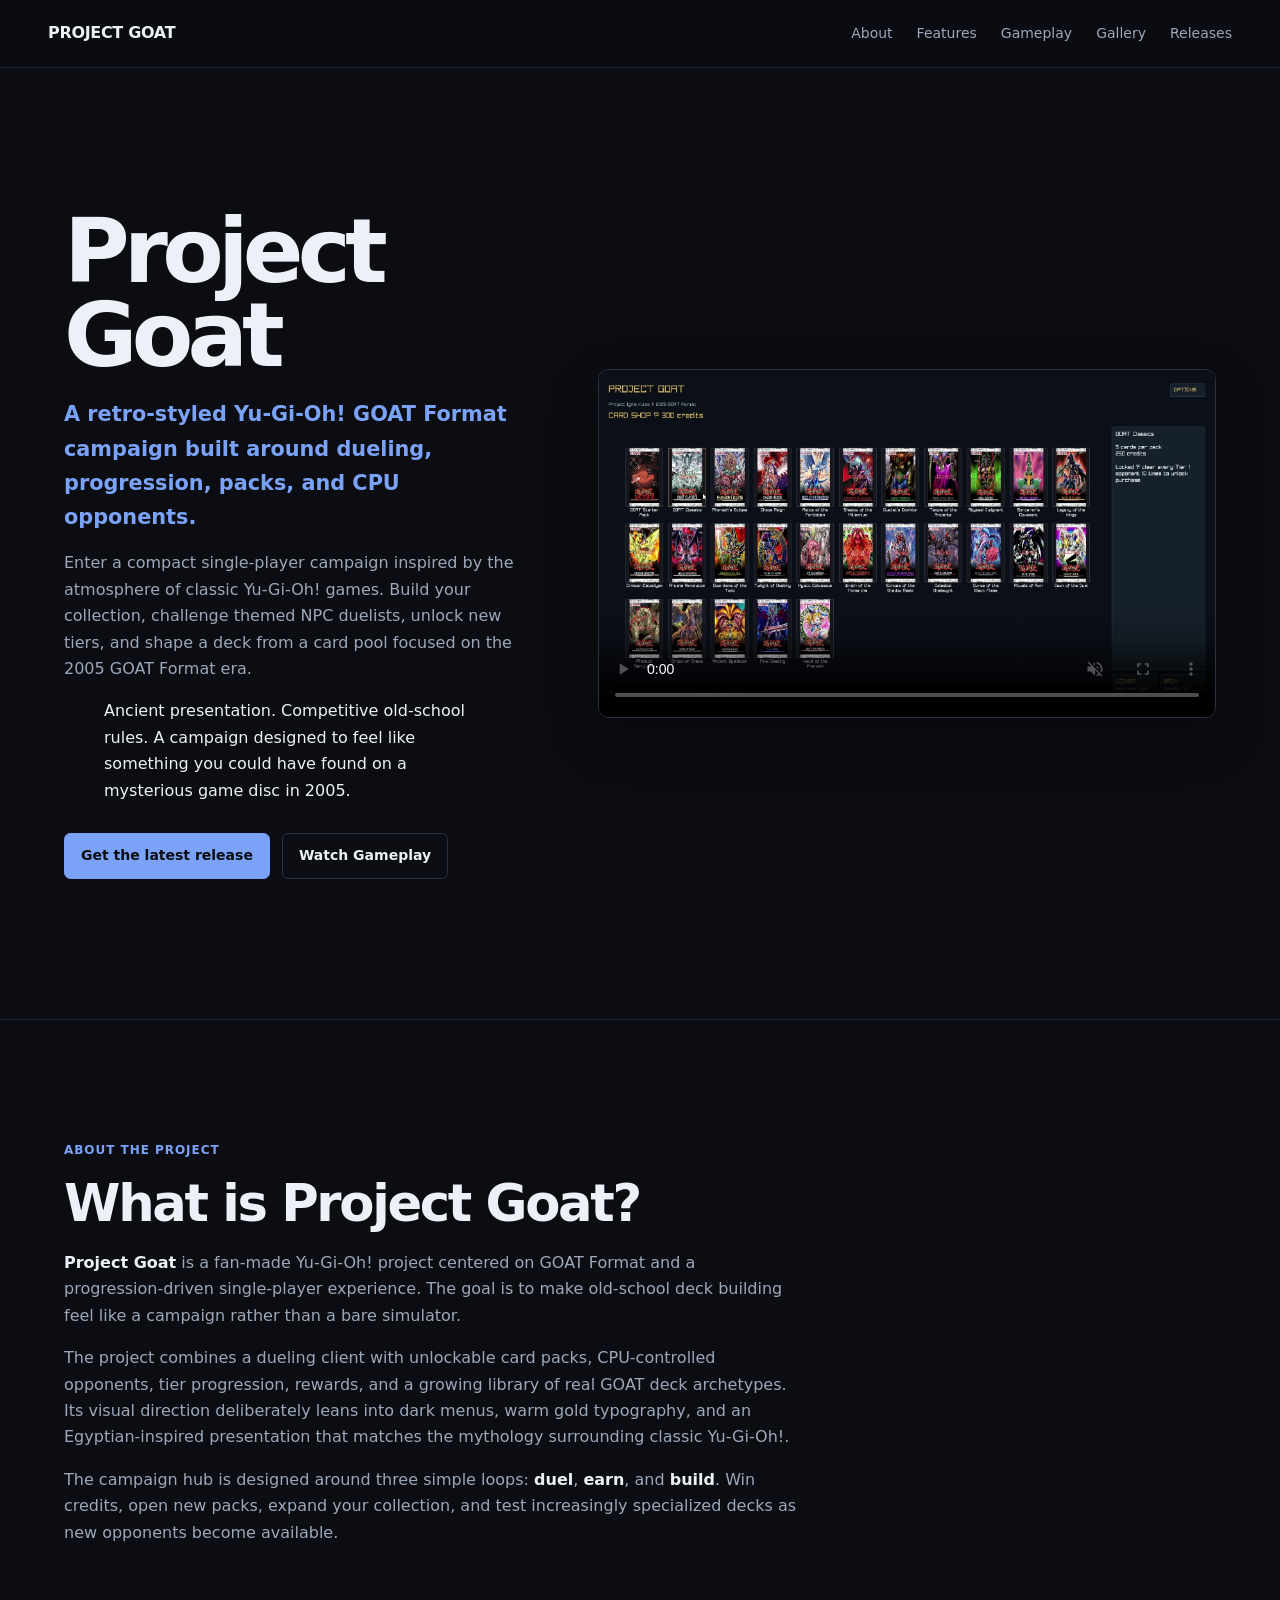
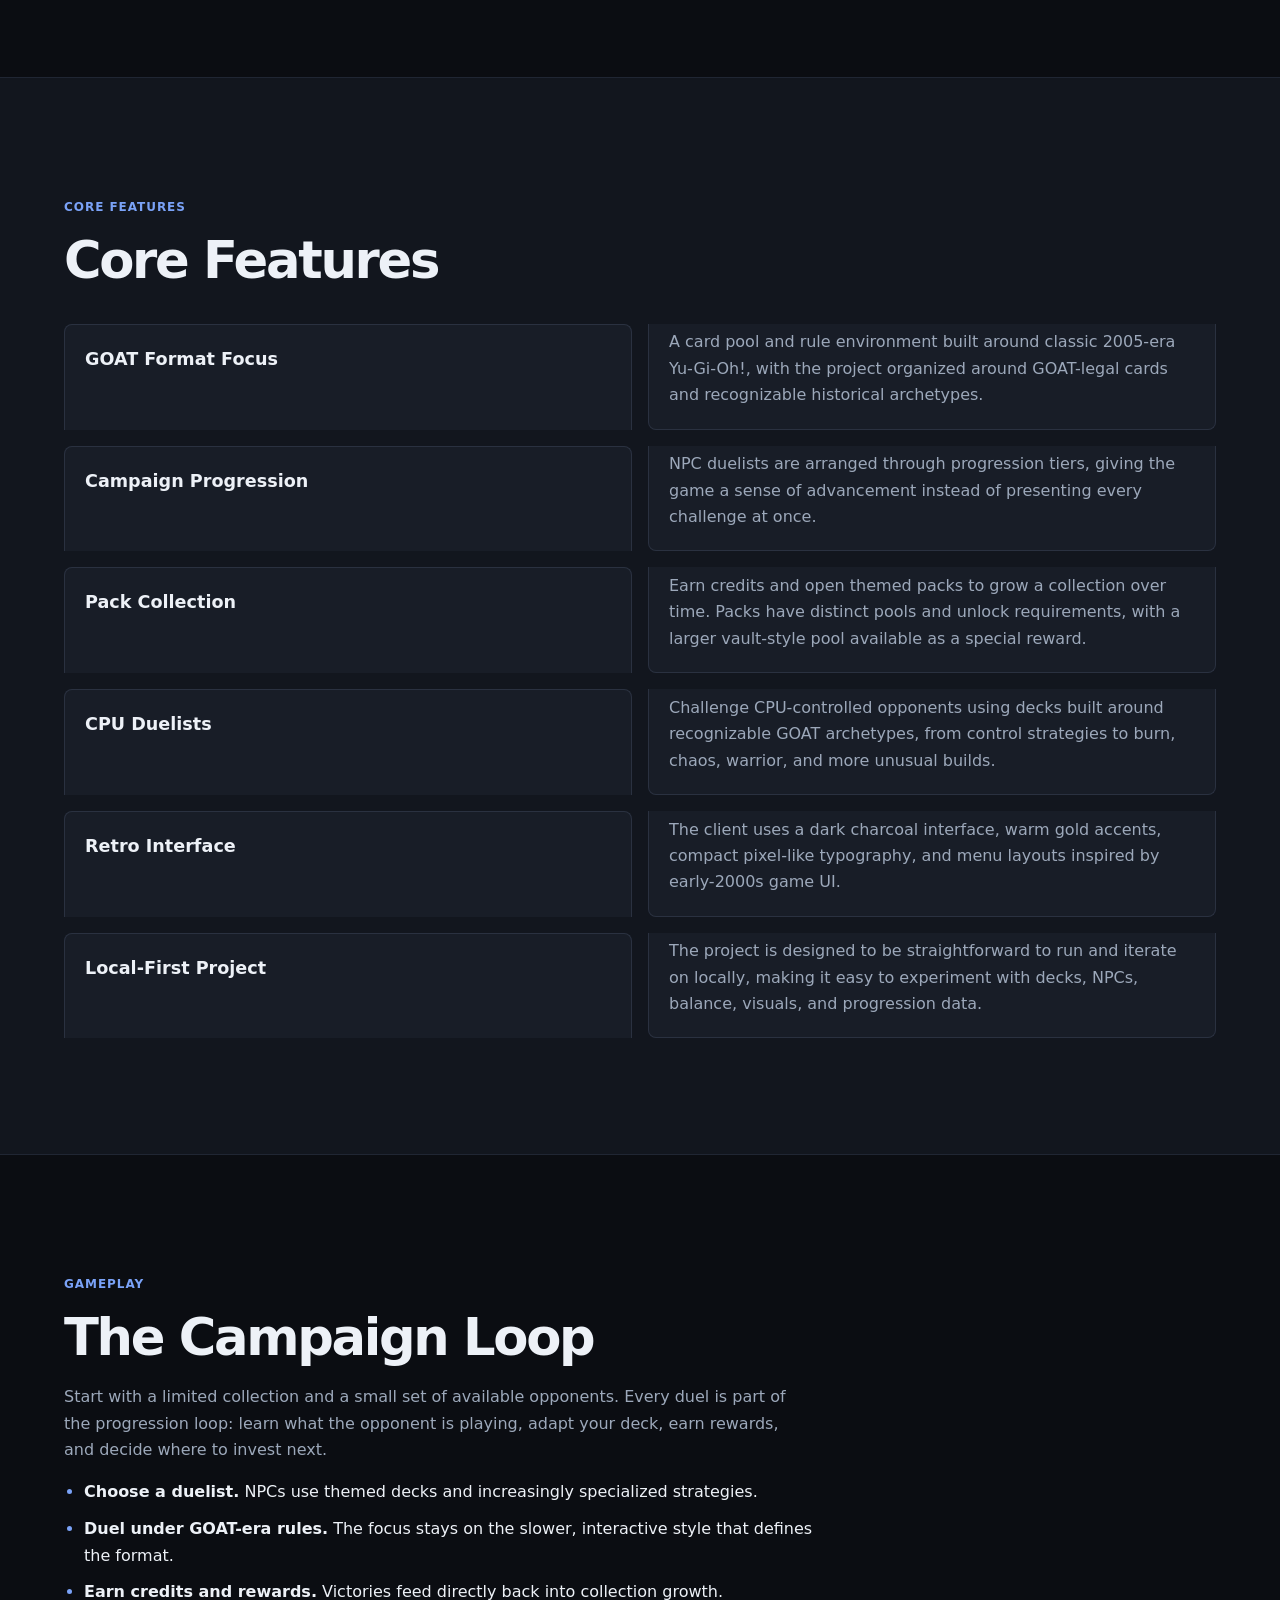
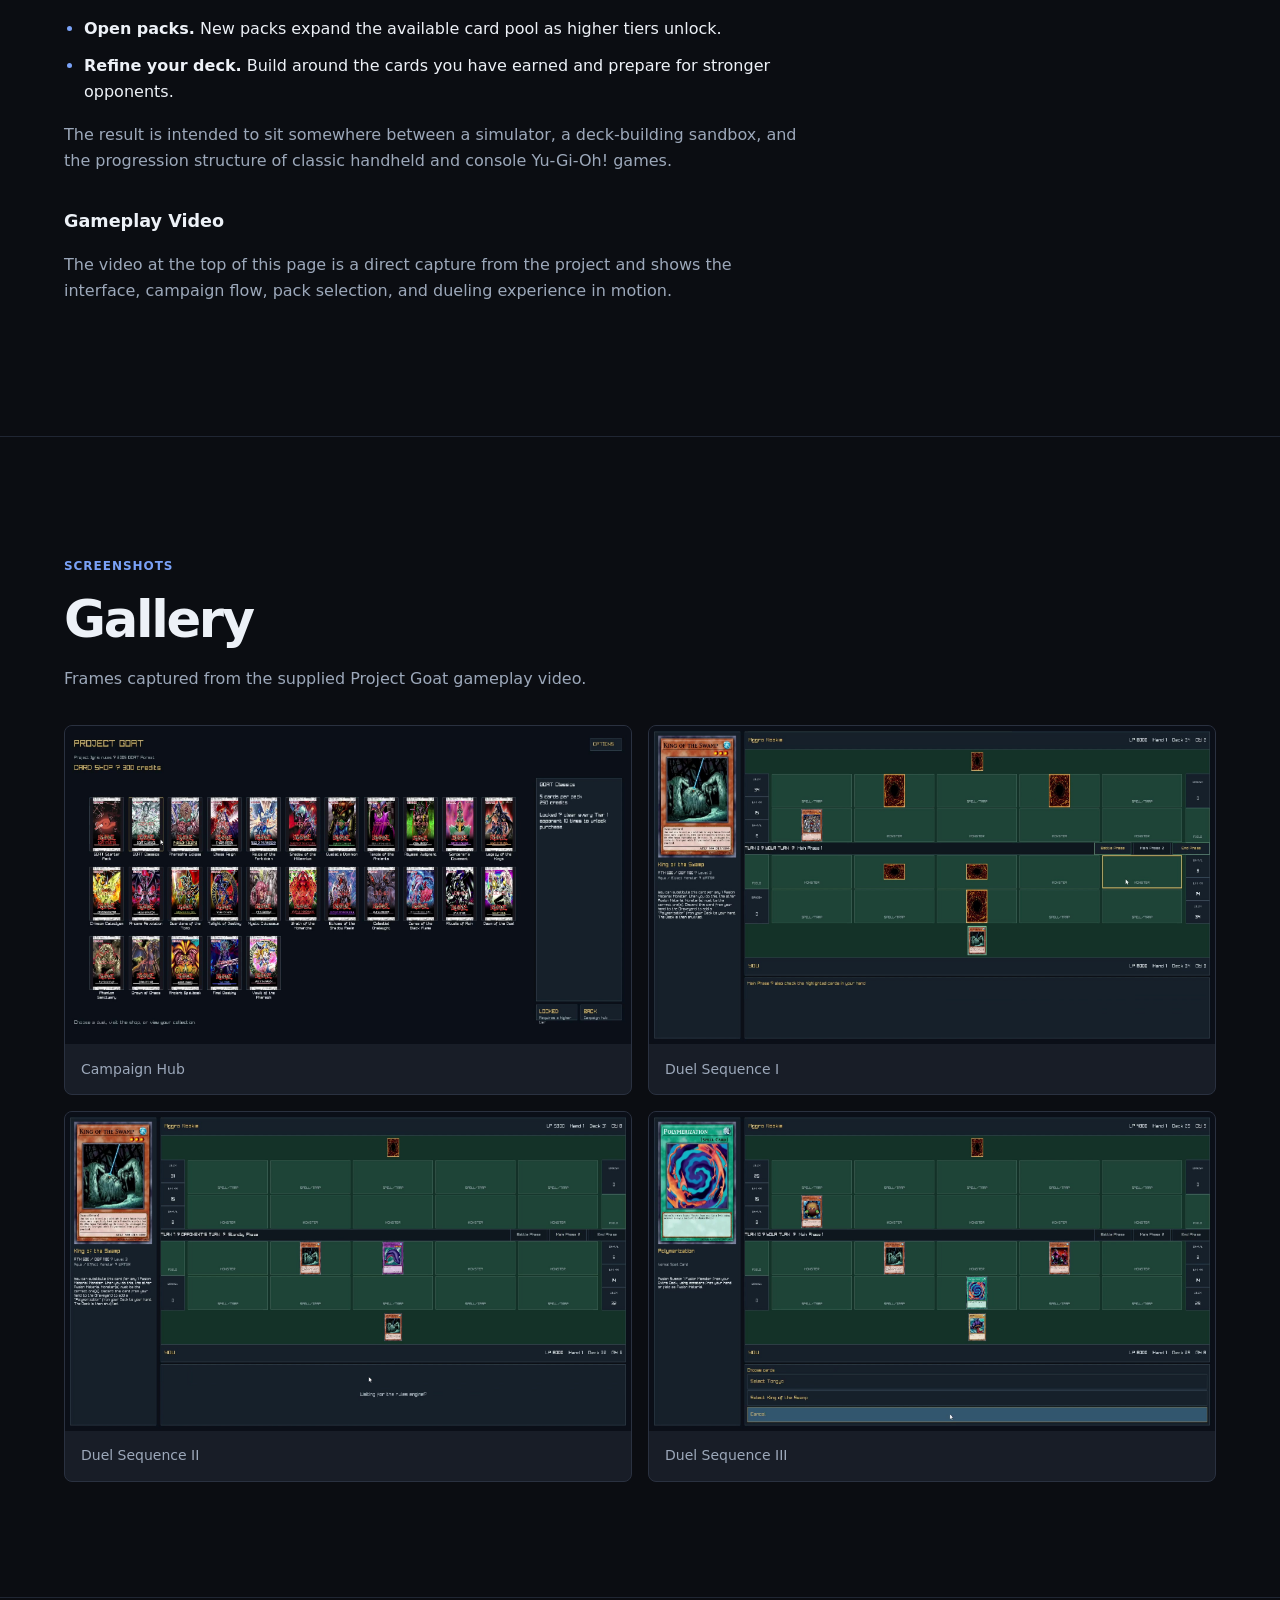
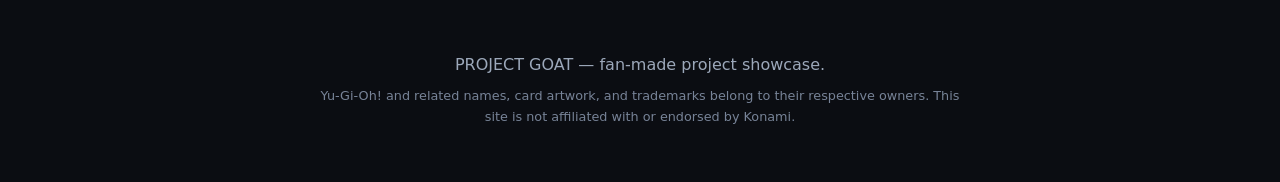
<file: index.html>
<!doctype html>
<html lang="en">
<head>
  <meta charset="utf-8" />
  <meta name="viewport" content="width=device-width, initial-scale=1" />
  <meta name="theme-color" content="#0b0d12" />
  <meta name="description" content="Project Goat — a fan-made Yu-Gi-Oh! GOAT Format campaign and dueling project." />
  <title>Project Goat</title>
  <link rel="stylesheet" href="css/styles.css" />
</head>
<body>
  <div class="site-shell">
    <header class="topbar">
      <a class="brand" href="#home" aria-label="Project Goat home">
        <span>PROJECT GOAT</span>
      </a>
      <button class="nav-toggle" aria-label="Toggle navigation" aria-expanded="false">MENU</button>
      <nav class="nav" aria-label="Primary navigation">
        <a href="#about">About</a>
        <a href="#features">Features</a>
        <a href="#gameplay">Gameplay</a>
        <a href="#gallery">Gallery</a>
        <a href="https://github.com/johnson-cooper/project-goat/releases" target="_blank" rel="noopener">Releases</a>
      </nav>
    </header>

    <main>
      <section id="home" class="hero section-frame">
        <div class="hero-copy" data-md="content/hero.md">
          <p class="loading">Loading...</p>
        </div>
        <div class="hero-media">
          <div class="video-frame">
            <video controls muted playsinline preload="metadata" poster="assets/images/campaign-hub.jpg">
              <source src="assets/video/project-goat-demo.mp4" type="video/mp4" />
              Your browser does not support embedded video.
            </video>
          </div>
        </div>
      </section>

      <section id="about" class="content-section section-frame">
        <div class="section-kicker">About the project</div>
        <div class="md-content" data-md="content/about.md"><p class="loading">Loading...</p></div>
      </section>

      <section id="features" class="content-section section-frame split-accent">
        <div class="section-kicker">Core features</div>
        <div class="md-content feature-grid" data-md="content/features.md"><p class="loading">Loading...</p></div>
      </section>

      <section id="gameplay" class="content-section section-frame">
        <div class="section-kicker">Gameplay</div>
        <div class="md-content" data-md="content/gameplay.md"><p class="loading">Loading...</p></div>
      </section>

      <section id="gallery" class="gallery-section section-frame">
        <div class="section-kicker">Screenshots</div>
        <h2>Gallery</h2>
        <p class="section-intro">Frames captured from the supplied Project Goat gameplay video.</p>
        <div class="gallery-grid">
          <button class="gallery-card" data-full="assets/images/campaign-hub.jpg">
            <img src="assets/images/campaign-hub.jpg" alt="Project Goat campaign hub and pack selection" />
            <span>Campaign Hub</span>
          </button>
          <button class="gallery-card" data-full="assets/images/gameplay-01.jpg">
            <img src="assets/images/gameplay-01.jpg" alt="Project Goat gameplay screenshot one" />
            <span>Duel Sequence I</span>
          </button>
          <button class="gallery-card" data-full="assets/images/gameplay-02.jpg">
            <img src="assets/images/gameplay-02.jpg" alt="Project Goat gameplay screenshot two" />
            <span>Duel Sequence II</span>
          </button>
          <button class="gallery-card" data-full="assets/images/gameplay-03.jpg">
            <img src="assets/images/gameplay-03.jpg" alt="Project Goat gameplay screenshot three" />
            <span>Duel Sequence III</span>
          </button>
        </div>
      </section>

    </main>

    <footer class="footer section-frame">
      <p>PROJECT GOAT — fan-made project showcase.</p>
      <p class="muted">Yu-Gi-Oh! and related names, card artwork, and trademarks belong to their respective owners. This site is not affiliated with or endorsed by Konami.</p>
    </footer>
  </div>

  <dialog id="lightbox" class="lightbox">
    <button class="lightbox-close" aria-label="Close image">×</button>
    <img alt="Expanded Project Goat screenshot" />
  </dialog>

  <script src="js/app.js" defer></script>
</body>
</html>
</file>
<file: css/styles.css>
:root { --bg:#0b0d12; --surface:#12161e; --surface-raised:#181d27; --border:#2a3140; --border-subtle:#202633; --accent:#7aa2f7; --accent-hover:#a8c0ff; --text:#edf1f7; --text-muted:#9ca8ba; --shadow:rgba(0,0,0,.28); }
* { box-sizing:border-box; }
html { scroll-behavior:smooth; }
body { margin:0; min-width:320px; color:var(--text); background:var(--bg); font-family:Inter,ui-sans-serif,system-ui,-apple-system,BlinkMacSystemFont,"Segoe UI",sans-serif; font-size:16px; line-height:1.65; }
a { color:var(--accent); text-decoration:none; } a:hover { color:var(--accent-hover); }
button,input,textarea { font:inherit; } img,video { display:block; max-width:100%; }
.site-shell { width:min(1280px,100%); margin:0 auto; }
.topbar { position:sticky; top:0; z-index:15; display:flex; align-items:center; justify-content:space-between; gap:1rem; min-height:68px; padding:0 clamp(1.25rem,4vw,3rem); background:rgba(11,13,18,.88); border-bottom:1px solid var(--border-subtle); backdrop-filter:blur(14px); }
.brand { color:var(--text); font-size:1rem; font-weight:700; letter-spacing:-.02em; } .brand-mark,.hero-pattern,.scarab-divider,.footer-symbols { display:none; }
.nav { display:flex; gap:1.5rem; align-items:center; } .nav a { color:var(--text-muted); font-size:.875rem; } .nav a:hover { color:var(--text); }
.nav-toggle { display:none; border:1px solid var(--border); border-radius:.4rem; background:var(--surface); color:var(--text); padding:.45rem .7rem; font-size:.8rem; }
.section-frame { position:relative; margin:0; border:0; } .section-frame::before,.section-frame::after { content:none; }
.hero { display:grid; grid-template-columns:minmax(0,.85fr) minmax(0,1.15fr); align-items:center; gap:clamp(2.5rem,6vw,6rem); min-height:calc(100vh - 68px); padding:clamp(5rem,11vw,9rem) clamp(1.25rem,5vw,5rem); } .hero::after { content:none; }
.hero-copy { position:relative; } .hero-copy h1 { margin:0 0 1.25rem; color:var(--text); font-size:clamp(3.25rem,7vw,6.5rem); font-weight:750; line-height:.94; letter-spacing:-.065em; text-transform:none; text-shadow:none; }
.hero-copy h2 { margin:0; color:var(--accent); font-size:clamp(1.05rem,2vw,1.3rem); font-weight:600; } .hero-copy p { color:var(--text-muted); max-width:52ch; }
.hero-copy .button-row { display:flex; flex-wrap:wrap; gap:.75rem; margin-top:1.8rem; } .hero-copy .button-row a { display:inline-flex; align-items:center; justify-content:center; min-height:44px; padding:.65rem 1rem; border:1px solid var(--accent); border-radius:.4rem; background:var(--accent); color:#0b0d12; font-size:.875rem; font-weight:650; }
.hero-copy .button-row a:hover { background:var(--accent-hover); border-color:var(--accent-hover); } .hero-copy .button-row a + a { background:transparent; color:var(--text); border-color:var(--border); } .hero-copy .button-row a + a:hover { border-color:var(--text-muted); background:var(--surface); }
.hero-media { overflow:hidden; border:1px solid var(--border); border-radius:.65rem; background:#050609; box-shadow:0 20px 50px var(--shadow); } .video-frame { padding:0; background:transparent; box-shadow:none; clip-path:none; } .video-frame video { width:100%; border:0; }
.content-section,.gallery-section { padding:clamp(4.5rem,9vw,7.5rem) clamp(1.25rem,5vw,5rem); border-top:1px solid var(--border-subtle); } .split-accent { background:var(--surface); }
.section-kicker { display:inline-block; margin-bottom:.75rem; color:var(--accent); font-size:.75rem; font-weight:700; letter-spacing:.08em; text-transform:uppercase; }
.md-content h2,.gallery-section h2 { margin:.2rem 0 1.2rem; color:var(--text); font-size:clamp(2rem,4vw,3.6rem); font-weight:700; line-height:1.08; letter-spacing:-.045em; text-transform:none; } .md-content h3 { color:var(--text); margin:2rem 0 .45rem; font-size:1.1rem; }
.md-content p,.section-intro { max-width:72ch; color:var(--text-muted); } .md-content strong { color:var(--text); } .md-content ul { max-width:76ch; padding-left:1.25rem; } .md-content li { margin:.65rem 0; } .md-content li::marker { color:var(--accent); } .md-content blockquote { margin:2rem 0; padding:.2rem 0 .2rem 1.15rem; border-left:2px solid var(--accent); color:var(--text); }
.feature-grid > h2 { grid-column:1 / -1; } .feature-grid { display:grid; grid-template-columns:repeat(2,minmax(0,1fr)); gap:1rem; } .feature-grid h3 { margin:0; padding:1.25rem 1.25rem .35rem; border:1px solid var(--border); border-bottom:0; border-radius:.5rem .5rem 0 0; background:var(--surface-raised); } .feature-grid h3 + p { min-height:0; margin:0; padding:.35rem 1.25rem 1.25rem; border:1px solid var(--border); border-top:0; border-radius:0 0 .5rem .5rem; background:var(--surface-raised); }
.gallery-grid { display:grid; grid-template-columns:repeat(2,minmax(0,1fr)); gap:1rem; margin-top:2rem; } .gallery-card { appearance:none; overflow:hidden; padding:0; border:1px solid var(--border); border-radius:.5rem; background:var(--surface-raised); color:var(--text); cursor:zoom-in; text-align:left; } .gallery-card::after { content:none; } .gallery-card img { width:100%; aspect-ratio:16 / 9; object-fit:cover; transition:transform .25s ease; } .gallery-card span { display:block; padding:.85rem 1rem; color:var(--text-muted); font-size:.875rem; } .gallery-card:hover { border-color:var(--accent); } .gallery-card:hover img { transform:scale(1.02); filter:none; }
.faq-content h3 { padding-bottom:.65rem; border-bottom:1px solid var(--border); } .footer { padding:3rem clamp(1.25rem,5vw,5rem); border-top:1px solid var(--border-subtle); color:var(--text-muted); text-align:center; } .footer p { max-width:80ch; margin:.4rem auto; } .muted { color:#778397; font-size:.8rem; } .loading { color:var(--text-muted); }
.lightbox { max-width:min(96vw,1500px); max-height:94vh; padding:.5rem; border:1px solid var(--border); border-radius:.5rem; background:var(--surface); box-shadow:0 30px 120px rgba(0,0,0,.7); } .lightbox::backdrop { background:rgba(3,4,7,.9); } .lightbox img { max-height:88vh; } .lightbox-close { position:absolute; right:1rem; top:1rem; width:38px; height:38px; border:1px solid var(--border); border-radius:.35rem; background:rgba(11,13,18,.9); color:var(--text); cursor:pointer; font-size:1.35rem; }
@media (max-width:900px) { .hero { grid-template-columns:1fr; min-height:auto; } .feature-grid,.gallery-grid { grid-template-columns:1fr; } .nav-toggle { display:block; } .nav { display:none; position:absolute; top:calc(100% + 1px); right:1rem; left:1rem; flex-direction:column; align-items:stretch; gap:.1rem; padding:.6rem; border:1px solid var(--border); border-radius:.5rem; background:var(--surface); box-shadow:0 12px 30px var(--shadow); } .nav.open { display:flex; } .nav a { padding:.6rem .7rem; } }
@media (max-width:520px) { .topbar { padding:0 1rem; } .hero-copy h1 { font-size:3.25rem; } }
@media (prefers-reduced-motion:reduce) { html { scroll-behavior:auto; } * { transition:none !important; animation:none !important; } }
</file>
